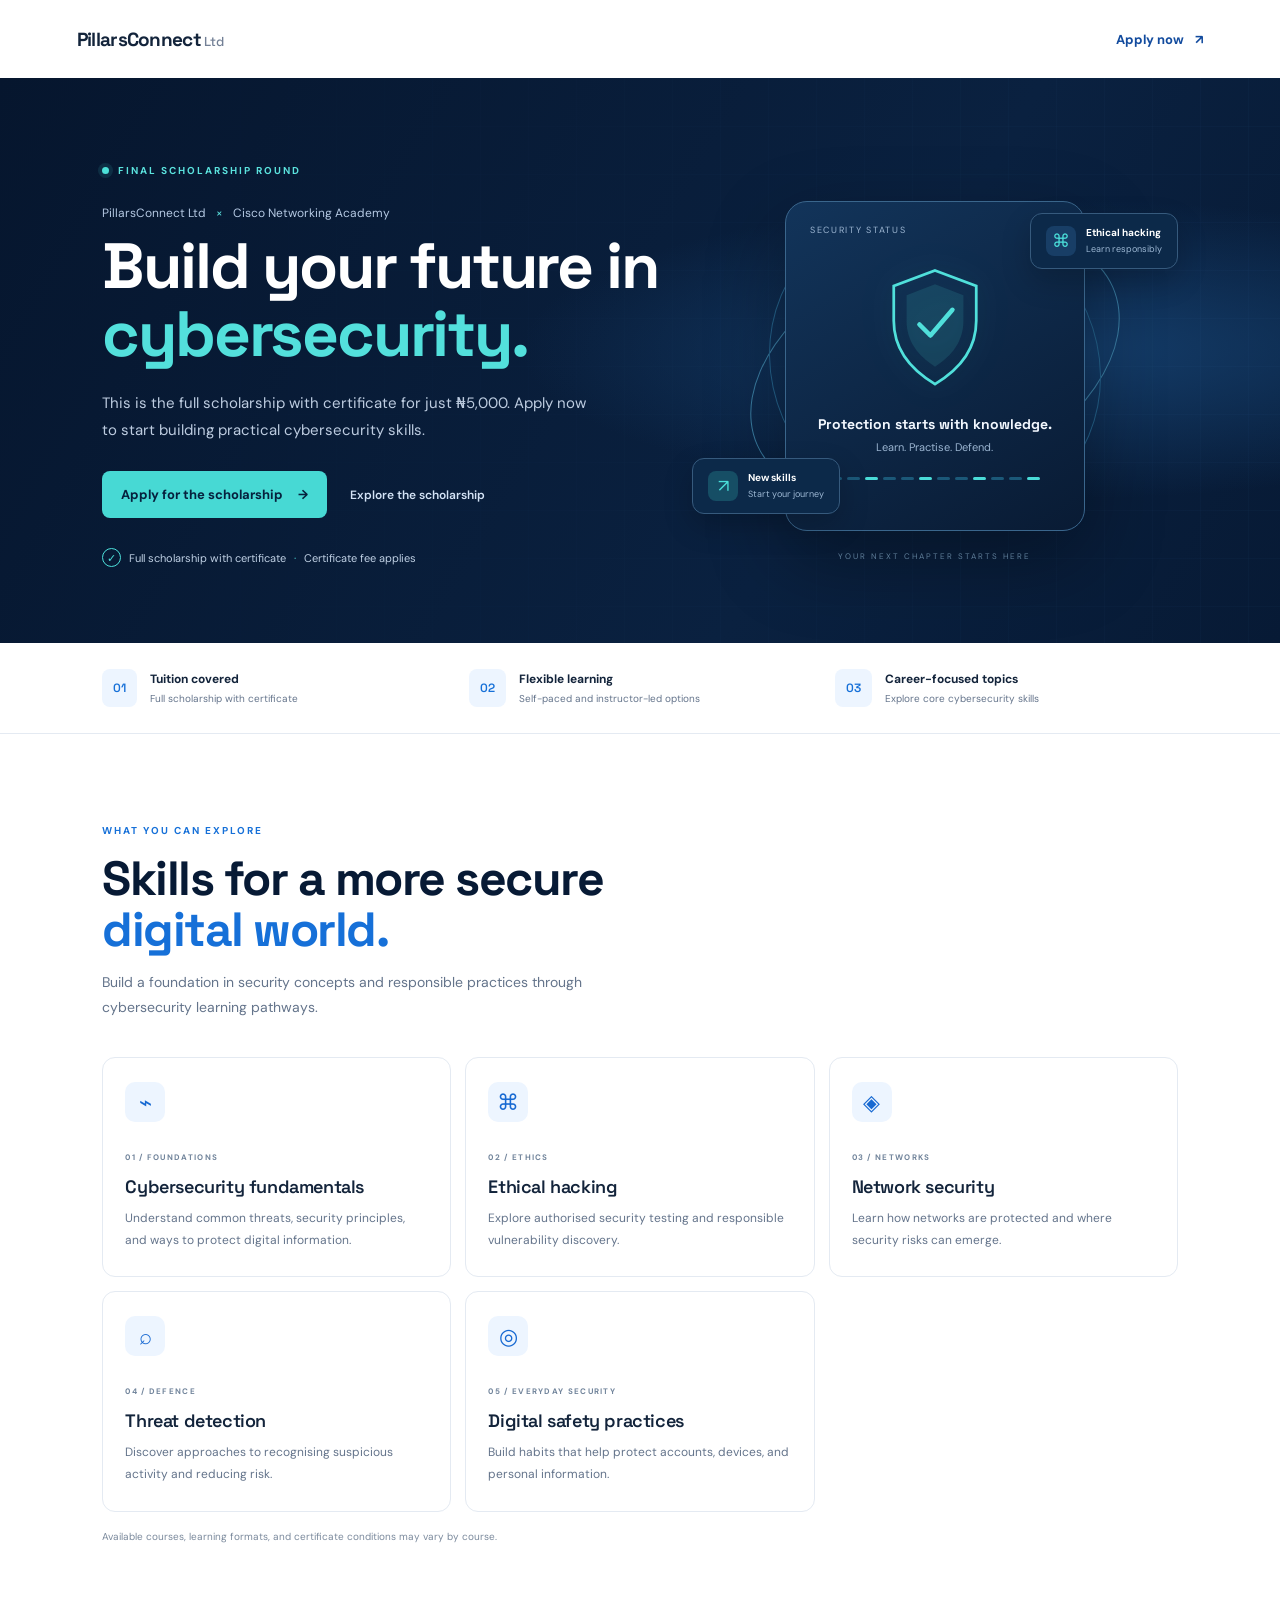
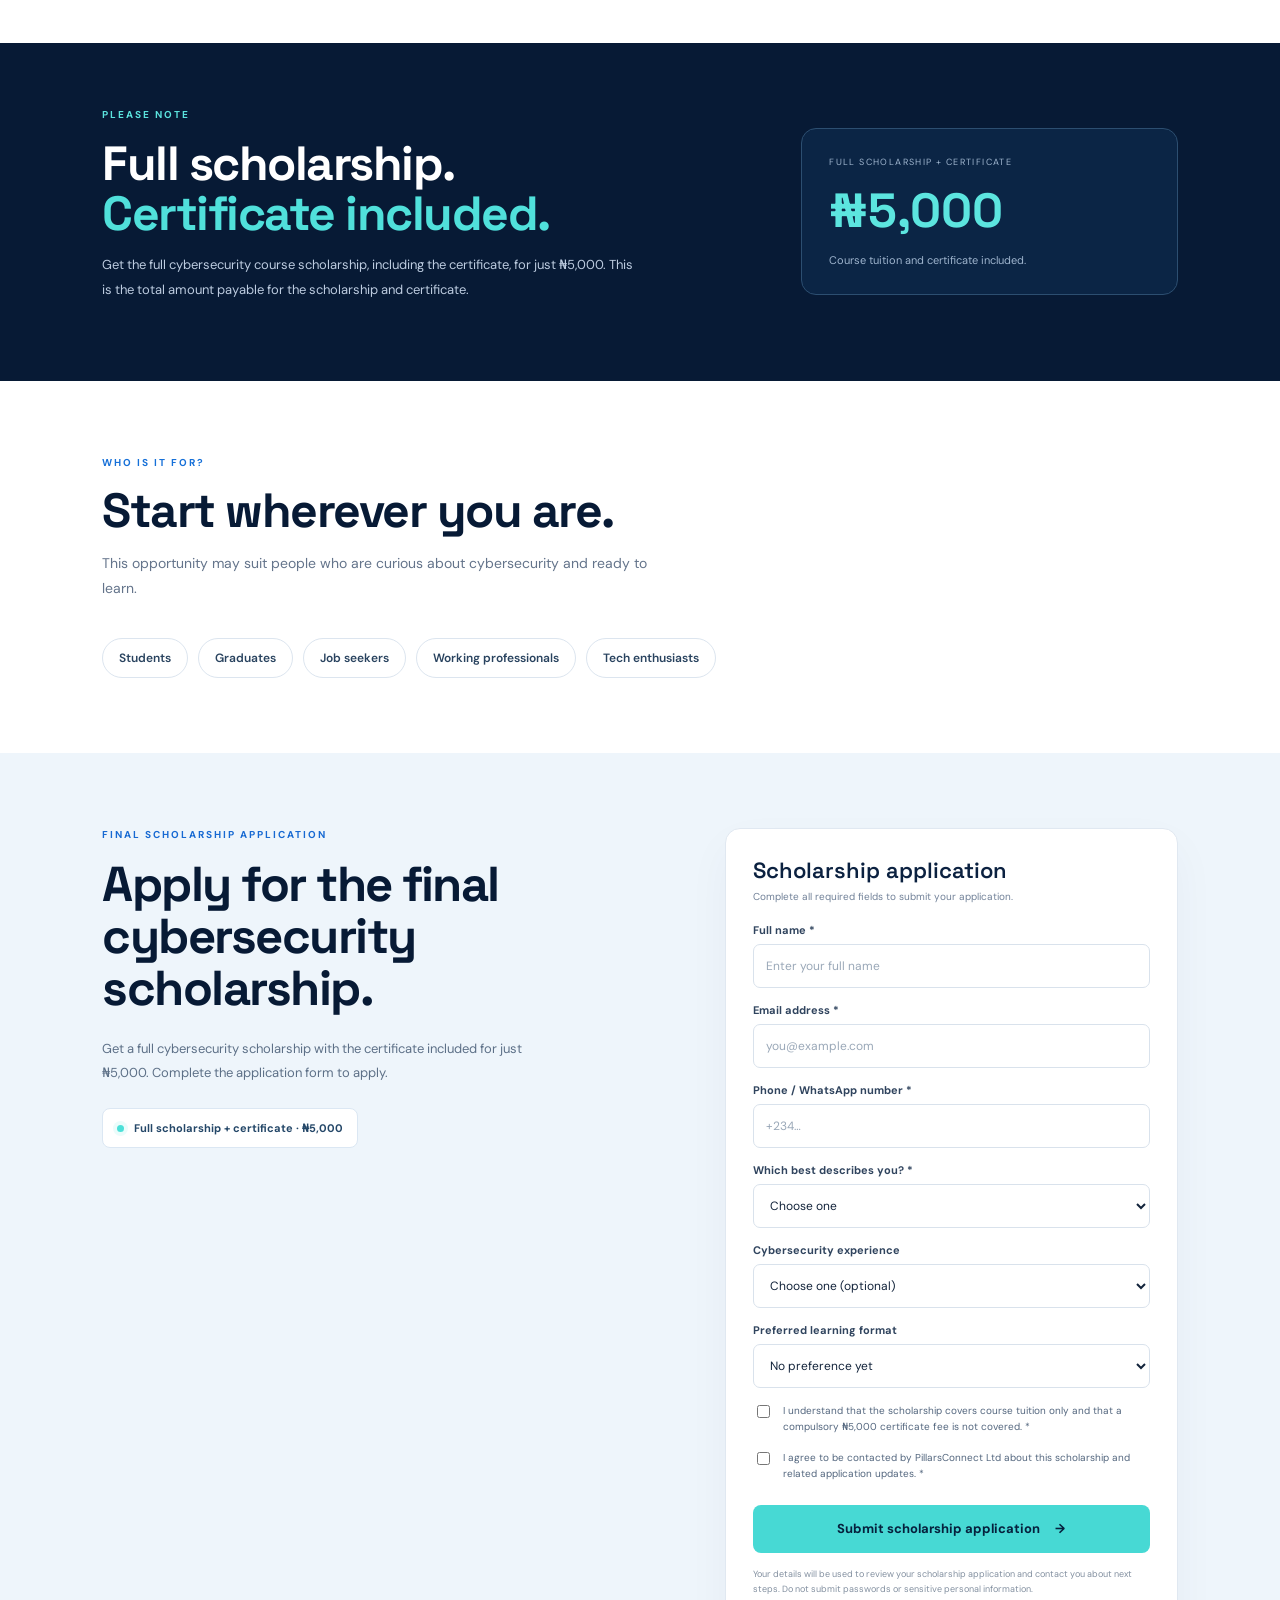
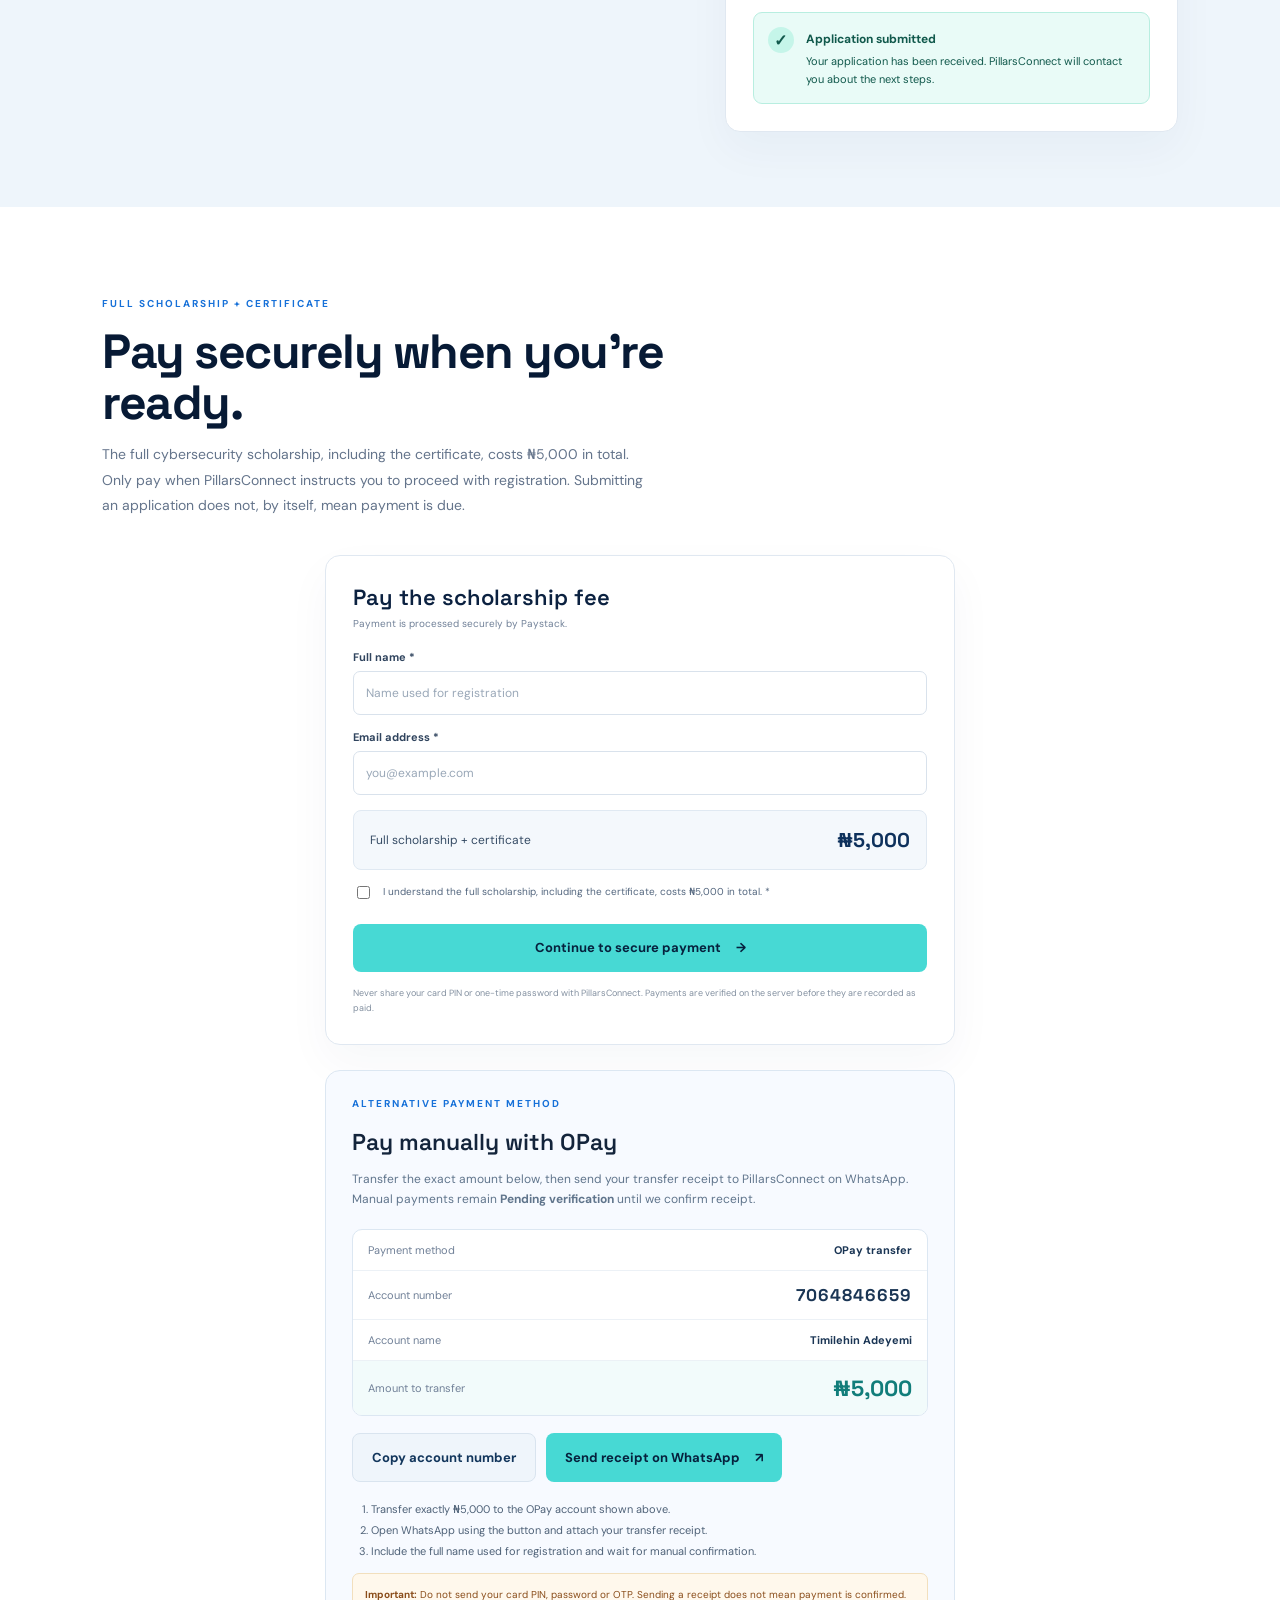
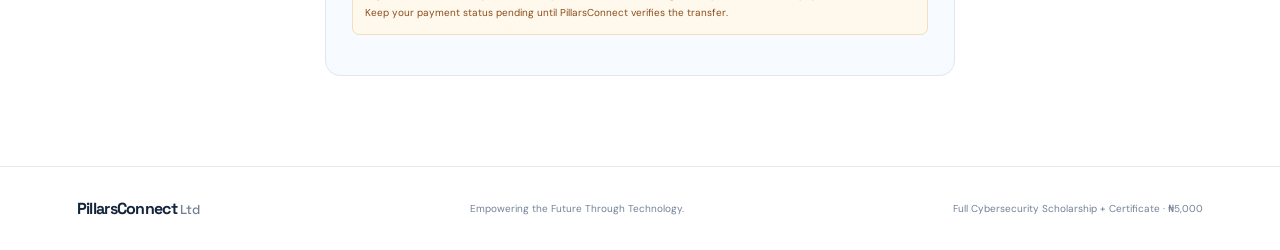
<file: index.html>
<!doctype html>
<html lang="en">
<head>
<meta charset="utf-8">
<meta name="viewport" content="width=device-width, initial-scale=1">
<meta name="theme-color" content="#071a35">
<meta name="description" content="Apply for the final PillarsConnect Ltd cybersecurity scholarship before the course returns to its regular price. A compulsory certificate fee of ₦5,000 applies.">
<title>Cybersecurity Scholarship | PillarsConnect Ltd</title>
<link rel="preconnect" href="https://fonts.googleapis.com">
<link rel="preconnect" href="https://fonts.gstatic.com" crossorigin>
<link href="https://fonts.googleapis.com/css2?family=DM+Sans:wght@400;500;600;700&family=Space+Grotesk:wght@400;500;600;700&display=swap" rel="stylesheet">
<link rel="stylesheet" href="styles.css">
</head>
<body>
<header class="site-header">
  <a class="brand" href="#home" aria-label="PillarsConnect home">
    <span class="brand-name">PillarsConnect<span> Ltd</span></span>
  </a>
  <a class="header-link" href="#apply">Apply now <span aria-hidden="true">↗</span></a>
</header>
<main>
<section class="hero" id="home">
  <div class="hero-grid" aria-hidden="true"></div>
  <div class="hero-copy">
    <div class="eyebrow"><span class="live-dot"></span> FINAL SCHOLARSHIP ROUND</div>
    <p class="partner">PillarsConnect Ltd <span>×</span> Cisco Networking Academy</p>
    <h1>Build your future in <em>cybersecurity.</em></h1>
    <p class="hero-description">This is the full scholarship with certificate for just ₦5,000. Apply now to start building practical cybersecurity skills.</p>
    <div class="hero-actions">
      <a class="button button-primary" href="#apply">Apply for the scholarship <span aria-hidden="true">→</span></a>
      <a class="text-link" href="#details">Explore the scholarship</a>
    </div>
    <div class="hero-note"><span class="shield-icon">✓</span> Full scholarship with certificate <span class="note-divider">·</span> Certificate fee applies</div>
  </div>
  <div class="hero-art" aria-label="Cybersecurity illustration">
    <div class="orbit orbit-one"></div><div class="orbit orbit-two"></div>
    <div class="security-card">
      <div class="card-top"><span>SECURITY STATUS</span><span class="status-dot"></span></div>
      <div class="shield"><svg viewBox="0 0 120 140" role="img" aria-label="Shield illustration"><path d="M60 7 105 24v38c0 31-18 53-45 69C33 115 15 93 15 62V24L60 7Z" fill="none" stroke="currentColor" stroke-width="3"/><path d="M60 22 91 34v28c0 22-12 38-31 50C41 100 29 84 29 62V34L60 22Z" fill="currentColor" opacity=".12"/><path d="m43 66 12 12 24-28" fill="none" stroke="currentColor" stroke-width="5" stroke-linecap="round" stroke-linejoin="round"/></svg></div>
      <div class="security-label"><strong>Protection starts with knowledge.</strong><span>Learn. Practise. Defend.</span></div>
      <div class="signal-row"><span></span><span></span><span></span><span></span><span></span><span></span><span></span><span></span><span></span><span></span><span></span><span></span></div>
    </div>
    <div class="floating-chip chip-top"><span class="chip-icon">⌘</span><span><b>Ethical hacking</b><small>Learn responsibly</small></span></div>
    <div class="floating-chip chip-bottom"><span class="chip-icon chip-cyan">↗</span><span><b>New skills</b><small>Start your journey</small></span></div>
    <div class="art-caption">YOUR NEXT CHAPTER STARTS HERE</div>
  </div>
</section>

<section class="trust-strip" id="details">
  <div><span class="strip-number">01</span><span><b>Tuition covered</b><small>Full scholarship with certificate</small></span></div>
  <div><span class="strip-number">02</span><span><b>Flexible learning</b><small>Self-paced and instructor-led options</small></span></div>
  <div><span class="strip-number">03</span><span><b>Career-focused topics</b><small>Explore core cybersecurity skills</small></span></div>
</section>

<section class="section learning-section">
  <div class="section-heading">
    <p class="eyebrow dark-eyebrow">WHAT YOU CAN EXPLORE</p>
    <h2>Skills for a more secure <em>digital world.</em></h2>
    <p>Build a foundation in security concepts and responsible practices through cybersecurity learning pathways.</p>
  </div>
  <div class="topic-grid">
    <article class="topic-card"><div class="topic-icon">⌁</div><span class="topic-index">01 / FOUNDATIONS</span><h3>Cybersecurity fundamentals</h3><p>Understand common threats, security principles, and ways to protect digital information.</p></article>
    <article class="topic-card"><div class="topic-icon">⌘</div><span class="topic-index">02 / ETHICS</span><h3>Ethical hacking</h3><p>Explore authorised security testing and responsible vulnerability discovery.</p></article>
    <article class="topic-card"><div class="topic-icon">◈</div><span class="topic-index">03 / NETWORKS</span><h3>Network security</h3><p>Learn how networks are protected and where security risks can emerge.</p></article>
    <article class="topic-card"><div class="topic-icon">⌕</div><span class="topic-index">04 / DEFENCE</span><h3>Threat detection</h3><p>Discover approaches to recognising suspicious activity and reducing risk.</p></article>
    <article class="topic-card"><div class="topic-icon">◎</div><span class="topic-index">05 / EVERYDAY SECURITY</span><h3>Digital safety practices</h3><p>Build habits that help protect accounts, devices, and personal information.</p></article>
  </div>
  <p class="small-note">Available courses, learning formats, and certificate conditions may vary by course.</p>
</section>

<section class="fee-section">
  <div class="fee-copy"><p class="eyebrow">PLEASE NOTE</p><h2>Full scholarship.<br><em>Certificate included.</em></h2><p>Get the full cybersecurity course scholarship, including the certificate, for just ₦5,000. This is the total amount payable for the scholarship and certificate.</p></div>
  <div class="fee-amount"><span>FULL SCHOLARSHIP + CERTIFICATE</span><strong>₦5,000</strong><small>Course tuition and certificate included.</small></div>
</section>

<section class="section eligibility-section">
  <div class="section-heading">
    <p class="eyebrow dark-eyebrow">WHO IS IT FOR?</p><h2>Start wherever you are.</h2>
    <p>This opportunity may suit people who are curious about cybersecurity and ready to learn.</p>
  </div>
  <div class="audience-list"><span>Students</span><span>Graduates</span><span>Job seekers</span><span>Working professionals</span><span>Tech enthusiasts</span></div>
</section>

<section class="apply-section" id="apply">
  <div class="apply-intro"><p class="eyebrow">FINAL SCHOLARSHIP APPLICATION</p><h2>Apply for the final<br>cybersecurity scholarship.</h2><p>Get a full cybersecurity scholarship with the certificate included for just ₦5,000. Complete the application form to apply.</p><div class="coming-badge"><span class="live-dot"></span> Full scholarship + certificate · ₦5,000</div></div>
  <form id="interest-form" class="interest-form">
    <div class="form-heading"><h3>Scholarship application</h3><p>Complete all required fields to submit your application.</p></div>
    <div class="hp-field" aria-hidden="true"><label for="companyWebsite">Leave this field empty</label><input id="companyWebsite" name="companyWebsite" tabindex="-1" autocomplete="off"></div>
    <div class="form-row"><label for="fullName">Full name *</label><input id="fullName" name="fullName" autocomplete="name" required maxlength="120" placeholder="Enter your full name"></div>
    <div class="form-row"><label for="email">Email address *</label><input id="email" name="email" type="email" autocomplete="email" required maxlength="180" placeholder="you@example.com"></div>
    <div class="form-row"><label for="phone">Phone / WhatsApp number *</label><input id="phone" name="phone" type="tel" autocomplete="tel" required maxlength="40" placeholder="+234…"></div>
    <div class="form-row"><label for="status">Which best describes you? *</label><select id="status" name="status" required><option value="">Choose one</option><option>Student</option><option>Graduate</option><option>Job seeker</option><option>Working professional</option><option>Tech enthusiast</option><option>Other</option></select></div>
    <div class="form-row"><label for="experience">Cybersecurity experience</label><select id="experience" name="experience"><option value="">Choose one (optional)</option><option>Beginner</option><option>Some basic knowledge</option><option>Already learning or working in the field</option></select></div>
    <div class="form-row"><label for="learning">Preferred learning format</label><select id="learning" name="learning"><option value="">No preference yet</option><option>Self-paced</option><option>Instructor-led</option><option>Either option</option></select></div>
    <label class="consent"><input type="checkbox" id="feeConsent" required><span>I understand that the scholarship covers course tuition only and that a compulsory ₦5,000 certificate fee is not covered. *</span></label>
    <label class="consent"><input type="checkbox" id="contactConsent" required><span>I agree to be contacted by PillarsConnect Ltd about this scholarship and related application updates. *</span></label>
    <div class="form-error" id="form-error" role="alert" hidden></div>
    <button class="button button-primary submit-button" id="submit-button" type="submit">Submit scholarship application <span aria-hidden="true">→</span></button>
    <p class="privacy-note">Your details will be used to review your scholarship application and contact you about next steps. Do not submit passwords or sensitive personal information.</p>
    <div class="success-panel" id="success-panel" role="status" hidden><span class="success-check">✓</span><div><b>Application submitted</b><p>Your application has been received. PillarsConnect will contact you about the next steps.</p></div></div>
  </form>
</section>

<section class="payment-section section" id="certificate-payment">
  <div class="section-heading">
    <p class="eyebrow dark-eyebrow">FULL SCHOLARSHIP + CERTIFICATE</p>
    <h2>Pay securely when you're ready.</h2>
    <p>The full cybersecurity scholarship, including the certificate, costs ₦5,000 in total. Only pay when PillarsConnect instructs you to proceed with registration. Submitting an application does not, by itself, mean payment is due.</p>
  </div>
  <form id="payment-form" class="interest-form payment-form">
    <div class="form-heading"><h3>Pay the scholarship fee</h3><p>Payment is processed securely by Paystack.</p></div>
    <div class="form-row"><label for="payerName">Full name *</label><input id="payerName" name="payerName" required maxlength="120" autocomplete="name" placeholder="Name used for registration"></div>
    <div class="form-row"><label for="payerEmail">Email address *</label><input id="payerEmail" name="payerEmail" type="email" required maxlength="180" autocomplete="email" placeholder="you@example.com"></div>
    <div class="payment-total"><span>Full scholarship + certificate</span><strong>₦5,000</strong></div>
    <label class="consent"><input type="checkbox" id="paymentConsent" required><span>I understand the full scholarship, including the certificate, costs ₦5,000 in total. *</span></label>
    <div class="form-error" id="payment-error" role="alert" hidden></div>
    <button class="button button-primary submit-button" id="payment-button" type="submit">Continue to secure payment <span aria-hidden="true">→</span></button>
    <p class="privacy-note">Never share your card PIN or one-time password with PillarsConnect. Payments are verified on the server before they are recorded as paid.</p>
  </form>
  <div class="manual-payment-card" id="opay-manual-payment">
    <div class="manual-payment-heading"><p class="eyebrow dark-eyebrow">ALTERNATIVE PAYMENT METHOD</p><h3>Pay manually with OPay</h3><p>Transfer the exact amount below, then send your transfer receipt to PillarsConnect on WhatsApp. Manual payments remain <strong>Pending verification</strong> until we confirm receipt.</p></div>
    <div class="opay-details">
      <div><span>Payment method</span><strong>OPay transfer</strong></div>
      <div><span>Account number</span><strong class="account-number">7064846659</strong></div>
      <div><span>Account name</span><strong>Timilehin Adeyemi</strong></div>
      <div class="opay-amount"><span>Amount to transfer</span><strong>₦5,000</strong></div>
    </div>
    <div class="manual-payment-actions">
      <button class="button button-secondary" id="copy-opay-account" type="button">Copy account number</button>
      <a class="button button-primary" id="send-opay-receipt" href="https://wa.me/2347064846659?text=Hello%20PillarsConnect%2C%20I%20have%20made%20the%20%E2%82%A65%2C000%20OPay%20transfer%20for%20the%20cybersecurity%20scholarship%20certificate%2Fregistration%20fee.%20Please%20find%20my%20receipt%20attached.%20My%20full%20name%20is%3A%20" target="_blank" rel="noopener noreferrer">Send receipt on WhatsApp <span aria-hidden="true">↗</span></a>
    </div>
    <ol class="manual-payment-steps"><li>Transfer exactly ₦5,000 to the OPay account shown above.</li><li>Open WhatsApp using the button and attach your transfer receipt.</li><li>Include the full name used for registration and wait for manual confirmation.</li></ol>
    <p class="manual-payment-warning"><strong>Important:</strong> Do not send your card PIN, password or OTP. Sending a receipt does not mean payment is confirmed. Keep your payment status pending until PillarsConnect verifies the transfer.</p>
    <p class="privacy-note" id="copy-opay-status" role="status" aria-live="polite"></p>
  </div>
</section>
</main>
<footer class="site-footer"><a class="brand footer-brand" href="#home"><span class="brand-name">PillarsConnect<span> Ltd</span></span></a><p>Empowering the Future Through Technology.</p><span class="footer-right">Full Cybersecurity Scholarship + Certificate · ₦5,000</span></footer>
<script src="script.js"></script>
<script src="payment.js"></script>
</body>
</html>
</file>
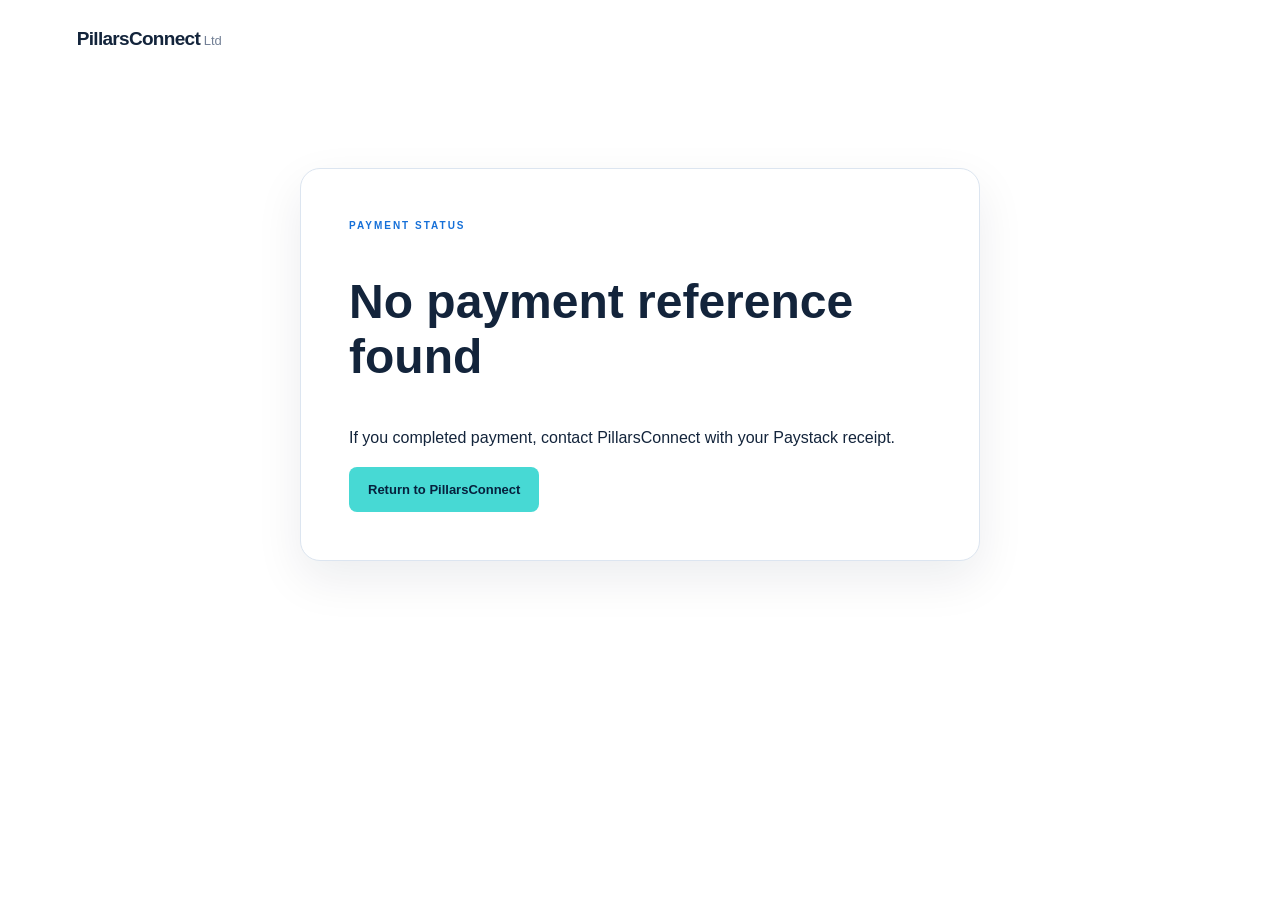
<file: payment.html>
<!doctype html>
<html lang="en">
<head>
<meta charset="utf-8">
<meta name="viewport" content="width=device-width, initial-scale=1">
<meta name="theme-color" content="#071a35">
<title>Payment status | PillarsConnect</title>
<link rel="stylesheet" href="styles.css">
<style>
.payment-result{max-width:680px;margin:10vh auto;padding:clamp(24px,5vw,48px);background:#fff;border:1px solid #dce5f0;border-radius:20px;box-shadow:0 18px 48px rgba(7,26,53,.08)}
.payment-result h1{font-size:clamp(2rem,5vw,3rem)}.payment-result p{line-height:1.7}.ref{overflow-wrap:anywhere;font-weight:700}.status-mark{font-size:2rem;color:#13795b}
</style>
</head>
<body>
<header class="site-header"><a class="brand" href="/" aria-label="PillarsConnect home"><span class="brand-name">PillarsConnect<span> Ltd</span></span></a></header>
<main>
<section class="payment-result" aria-live="polite">
  <p class="eyebrow dark-eyebrow">PAYMENT STATUS</p>
  <h1 id="title">Checking your payment…</h1>
  <p id="message">Please keep this page open while we verify the transaction with Paystack.</p>
  <p id="reference" class="ref"></p>
  <a class="button button-primary" href="/">Return to PillarsConnect</a>
</section>
</main>
<script>
(async function(){
  const title=document.getElementById('title');
  const message=document.getElementById('message');
  const refNode=document.getElementById('reference');
  const reference=new URLSearchParams(location.search).get('reference');
  if(!reference){
    title.textContent='No payment reference found';
    message.textContent='If you completed payment, contact PillarsConnect with your Paystack receipt.';
    return;
  }
  refNode.textContent='Reference: '+reference;
  try {
    const response=await fetch('/api/paystack/verify?reference='+encodeURIComponent(reference),{cache:'no-store'});
    const result=await response.json();
    if(result.status==='success'){
      title.textContent='Payment verified';
      message.textContent=result.message+' Keep your payment reference for your records.';
    } else if(result.status==='verified_recording_pending'){
      title.textContent='Payment verified; record pending';
      message.textContent=result.message;
    } else {
      title.textContent='Payment not confirmed';
      message.textContent=result.message||'The payment could not be confirmed. If you were charged, contact PillarsConnect with your reference.';
    }
  } catch(error) {
    title.textContent='Unable to check payment';
    message.textContent='Please refresh this page in a moment. If you were charged, keep your reference and contact PillarsConnect.';
  }
})();
</script>
</body>
</html>
</file>
<file: styles.css>
:root{--navy:#071a35;--navy2:#0b2548;--blue:#1769e0;--cyan:#48e0dc;--ink:#13243b;--muted:#64748b;--paper:#f7f9fc;--line:#e4eaf2;--white:#fff}
*{box-sizing:border-box}html{scroll-behavior:smooth;scroll-padding-top:24px}body{margin:0;font-family:"DM Sans",Arial,sans-serif;color:var(--ink);background:#fff}a{color:inherit;text-decoration:none}button,input,select{font:inherit}.site-header{height:78px;display:flex;align-items:center;justify-content:space-between;padding:0 clamp(22px,6vw,88px);background:#fff}.brand{display:inline-flex;align-items:center;gap:11px}.brand-name{font-family:"Space Grotesk",sans-serif;font-size:19px;font-weight:700;letter-spacing:-.7px}.brand-name span{font-weight:500;color:#738096;font-size:13px;letter-spacing:0}.header-link{font-size:13px;font-weight:700;color:#124b9e}.header-link span{margin-left:8px}
.hero{position:relative;overflow:hidden;min-height:565px;padding:75px clamp(22px,8vw,120px) 65px;background:radial-gradient(ellipse at 83% 48%,#143d6a 0,transparent 36%),linear-gradient(120deg,#06162e,#0a2140 65%,#071a35);display:grid;grid-template-columns:1.08fr .92fr;align-items:center;gap:20px;color:white}.hero-grid{position:absolute;inset:0;opacity:.15;background-image:linear-gradient(rgba(100,180,255,.18) 1px,transparent 1px),linear-gradient(90deg,rgba(100,180,255,.18) 1px,transparent 1px);background-size:48px 48px;mask-image:linear-gradient(90deg,transparent,black)}.hero-copy,.hero-art{position:relative;z-index:1}.eyebrow{font-size:10px;letter-spacing:2px;font-weight:700;color:#5be3de;display:flex;align-items:center;gap:9px}.live-dot{width:7px;height:7px;border-radius:50%;background:#4ce0d8;display:inline-block;box-shadow:0 0 0 4px #4ce0d81c}.partner{font-size:12px;color:#b4c8e2;margin:28px 0 12px}.partner span{color:#5be3de;margin:0 7px}.hero h1,.section-heading h2,.fee-copy h2,.apply-intro h2{font-family:"Space Grotesk",sans-serif;letter-spacing:-2.2px;line-height:1.06;font-size:clamp(40px,5vw,66px);margin:0;max-width:640px}.hero h1 em,.section-heading h2 em,.fee-copy h2 em{font-style:normal;color:#53e0dc}.hero-description{font-size:15px;line-height:1.8;color:#bdcce0;max-width:500px;margin:22px 0 27px}.hero-actions{display:flex;align-items:center;gap:23px;flex-wrap:wrap}.button{display:inline-flex;align-items:center;justify-content:center;gap:15px;border:0;border-radius:8px;padding:15px 19px;font:700 13px "DM Sans",sans-serif;cursor:pointer;transition:transform .2s,background .2s}.button:hover{transform:translateY(-2px)}.button-primary{background:#47d9d4;color:#06213d}.button-primary:hover{background:#73efea}.button-secondary{background:#eff5fb;color:#12365c;border:1px solid #d9e4ef}.text-link{font-size:12px;font-weight:600;color:#d4e3f6}.hero-note{margin-top:30px;font-size:11px;color:#c0d1e5;display:flex;align-items:center;gap:8px;flex-wrap:wrap}.shield-icon{display:inline-grid;place-items:center;width:19px;height:19px;border:1px solid #4de1db;border-radius:50%;color:#4de1db}.note-divider{color:#51deda}
.hero-art{min-height:390px;display:grid;place-items:center}.security-card{position:relative;width:min(300px,78%);min-height:330px;border:1px solid #3a668c;border-radius:22px;background:linear-gradient(150deg,#12345a,#091b34);box-shadow:0 28px 80px #0005;padding:22px 24px;z-index:2}.card-top{display:flex;justify-content:space-between;align-items:center;font-size:9px;letter-spacing:1.7px;color:#9cb5d1}.status-dot{width:7px;height:7px;border-radius:50%;background:#48e0dc;box-shadow:0 0 15px #48e0dc}.shield{color:#50e0db;width:110px;margin:28px auto 18px;filter:drop-shadow(0 0 16px #48e0dc35)}.shield svg{width:100%}.security-label{text-align:center;display:grid;gap:7px}.security-label strong{font-family:"Space Grotesk",sans-serif;font-size:14px;color:#f3f8ff}.security-label span{font-size:11px;color:#9bb5d1}.signal-row{display:flex;gap:5px;margin-top:23px;justify-content:center}.signal-row span{height:3px;width:13px;background:#1b5878;border-radius:4px}.signal-row span:nth-child(3n){background:#4adbd7}.orbit{position:absolute;border:1px solid #3a7ca1;border-radius:50%;transform:rotate(-24deg)}.orbit-one{width:390px;height:240px}.orbit-two{width:340px;height:315px;transform:rotate(35deg);border-color:#24618a}.floating-chip{position:absolute;z-index:3;display:flex;align-items:center;gap:10px;padding:12px 15px;border:1px solid #365a7d;border-radius:12px;background:#0c2949;box-shadow:0 12px 30px #0003}.floating-chip b,.floating-chip small{display:block}.floating-chip b{font-size:10px;color:#fff}.floating-chip small{font-size:9px;color:#9db8d4;margin-top:4px}.chip-icon{display:grid;place-items:center;width:30px;height:30px;border-radius:8px;background:#183e66;color:#4be0db;font-size:18px}.chip-cyan{background:#164e65}.chip-top{top:42px;right:0}.chip-bottom{bottom:47px;left:0}.art-caption{position:absolute;bottom:0;font-size:8px;letter-spacing:2px;color:#7398b8}
.trust-strip{display:grid;grid-template-columns:repeat(3,1fr);gap:24px;padding:26px clamp(22px,8vw,120px);border-bottom:1px solid var(--line);background:#fff}.trust-strip>div{display:flex;align-items:center;gap:13px}.strip-number{font:600 12px "Space Grotesk";color:#1670d8;background:#edf5ff;border-radius:8px;padding:11px}.trust-strip b,.trust-strip small{display:block}.trust-strip b{font-size:12px}.trust-strip small{font-size:10px;color:var(--muted);margin-top:5px}.section{padding:90px clamp(22px,8vw,120px)}.section-heading{max-width:650px;margin-bottom:37px}.dark-eyebrow{color:#1670d8;margin:0 0 17px}.section-heading h2,.fee-copy h2,.apply-intro h2{font-size:clamp(34px,4vw,48px);color:var(--navy);letter-spacing:-1.5px}.section-heading h2 em{color:#1670d8}.section-heading>p:last-child{font-size:14px;line-height:1.8;color:var(--muted);max-width:550px}.topic-grid{display:grid;grid-template-columns:repeat(3,1fr);gap:14px}.topic-card{padding:24px 22px 25px;border:1px solid var(--line);border-radius:13px;background:#fff;transition:transform .2s,border-color .2s}.topic-card:hover{transform:translateY(-3px);border-color:#a9c9f4}.topic-icon{display:grid;place-items:center;width:40px;height:40px;border-radius:10px;background:#edf5ff;color:#1769d2;font-size:22px;margin-bottom:22px}.topic-index{font-size:8px;letter-spacing:1.3px;color:#71849b;font-weight:700}.topic-card h3{font:600 18px "Space Grotesk";letter-spacing:-.4px;margin:10px 0}.topic-card p{font-size:12px;line-height:1.8;color:var(--muted);margin:0}.small-note{font-size:10px;color:#7a899c;margin-top:18px}
.fee-section{display:grid;grid-template-columns:1.4fr .8fr;align-items:center;gap:40px;padding:65px clamp(22px,8vw,120px);background:#071a35;color:#fff}.fee-copy .eyebrow{margin:0 0 18px}.fee-copy h2{color:#fff}.fee-copy h2 em{color:#50e0db}.fee-copy>p:last-child{max-width:540px;font-size:13px;line-height:1.9;color:#bdcce0}.fee-amount{border:1px solid #2c4e70;border-radius:15px;background:#0b2545;padding:27px}.fee-amount span,.fee-amount small{display:block;font-size:9px;letter-spacing:1.4px;color:#9fb5ce}.fee-amount strong{display:block;font:700 clamp(34px,4vw,48px) "Space Grotesk";color:#5ce5df;margin:12px 0}.fee-amount small{font-size:11px;letter-spacing:0}.eligibility-section{padding-top:75px;padding-bottom:75px}.audience-list{display:flex;flex-wrap:wrap;gap:10px}.audience-list span{border:1px solid #dce5ef;border-radius:30px;padding:11px 16px;font-size:12px;font-weight:600;color:#29435f;background:#fff}
.apply-section{padding:75px clamp(22px,8vw,120px);display:grid;grid-template-columns:1fr .85fr;gap:clamp(30px,7vw,90px);background:#eef5fb}.apply-intro .eyebrow{color:#1769d2;margin:0 0 18px}.apply-intro h2{font-size:clamp(34px,4vw,49px)}.apply-intro>p:not(.eyebrow){font-size:13px;line-height:1.9;color:#5d7087;max-width:450px;margin:22px 0}.coming-badge{display:inline-flex;align-items:center;gap:10px;padding:12px 14px;background:#fff;border:1px solid #dbe7f3;border-radius:8px;color:#244768;font-size:11px;font-weight:700}.interest-form{padding:27px;background:#fff;border:1px solid #e0e8f1;border-radius:15px;box-shadow:0 18px 45px #15375b0a}.form-heading{margin-bottom:20px}.form-heading h3{font:600 22px "Space Grotesk";margin:0 0 6px;color:#0b2140}.form-heading p{font-size:10px;color:#718198;margin:0}.form-row{display:grid;gap:7px;margin-bottom:15px}.form-row label{font-size:11px;font-weight:700;color:#30445e}.form-row input,.form-row select{width:100%;min-height:44px;padding:11px 12px;border:1px solid #d9e2ec;border-radius:7px;background:#fff;color:#13243b;font:12px "DM Sans",sans-serif;outline:none}.form-row input:focus,.form-row select:focus{border-color:#2678dc;box-shadow:0 0 0 3px #2678dc1a}.form-row input::placeholder{color:#9aa8b8}.consent{display:flex;align-items:flex-start;gap:10px;font-size:10px;line-height:1.65;color:#53667e;margin:14px 0}.consent input{accent-color:#1769d2;margin-top:2px;flex-shrink:0}.submit-button{width:100%;margin-top:8px;min-height:48px}.privacy-note{font-size:9px;line-height:1.7;color:#8390a0;margin:14px 0 0}.form-error{background:#fff0f0;color:#a32424;border:1px solid #f1cccc;padding:11px;border-radius:7px;font-size:11px;margin:10px 0}.success-panel{display:flex;gap:12px;background:#e9fbf7;border:1px solid #b8eee0;border-radius:9px;padding:14px;margin-top:15px;color:#11594c}.success-check{display:grid;place-items:center;width:26px;height:26px;flex-shrink:0;border-radius:50%;background:#c5f5e9;font-weight:700}.success-panel b{font-size:12px}.success-panel p{font-size:11px;line-height:1.6;margin:5px 0 0}
.payment-section{background:#fff}.payment-form{max-width:630px;margin:0 auto 24px}.payment-total{display:flex;align-items:center;justify-content:space-between;background:#f4f8fc;border:1px solid #e0e9f2;border-radius:8px;padding:16px;font-size:12px;color:#354b64}.payment-total strong{font:700 20px "Space Grotesk";color:#0e315c}.manual-payment-card{max-width:630px;margin:25px auto 0;border:1px solid #dce7f2;border-radius:15px;background:#f7faff;padding:26px}.manual-payment-heading h3{font:600 23px "Space Grotesk";margin:0 0 8px}.manual-payment-heading>p:last-child{font-size:12px;line-height:1.7;color:#60758c}.opay-details{border:1px solid #dce7f2;border-radius:10px;background:#fff;margin-top:20px;overflow:hidden}.opay-details>div{display:flex;justify-content:space-between;align-items:center;gap:15px;padding:13px 15px;border-bottom:1px solid #ecf1f6;font-size:11px}.opay-details>div:last-child{border-bottom:0}.opay-details span{color:#718198}.opay-details strong{color:#1a3554}.account-number{font:700 17px "Space Grotesk";letter-spacing:1px}.opay-amount{background:#f2fbfb}.opay-amount strong{color:#117d7a;font:700 22px "Space Grotesk"}.manual-payment-actions{display:flex;gap:10px;flex-wrap:wrap;margin:17px 0}.manual-payment-steps{padding-left:19px;color:#4f6278;font-size:11px;line-height:1.9}.manual-payment-warning{font-size:10px;line-height:1.8;color:#8a4d1a;background:#fff8ec;border:1px solid #f2dfbd;border-radius:7px;padding:12px}.site-footer{display:flex;align-items:center;justify-content:space-between;gap:20px;padding:25px clamp(22px,6vw,88px);background:#fff;border-top:1px solid var(--line)}.footer-brand .brand-name{font-size:16px}.site-footer>p,.footer-right{font-size:10px;color:#738197}.footer-right{text-align:right}
.hp-field{position:absolute!important;left:-10000px!important;top:auto!important;width:1px!important;height:1px!important;overflow:hidden!important}button:disabled{opacity:.65;cursor:wait;transform:none!important}:focus-visible{outline:3px solid #2d8cff;outline-offset:3px}
@media(max-width:850px){.hero{grid-template-columns:1fr;padding-top:60px}.hero-copy{max-width:650px}.hero-art{min-height:370px;margin-top:12px}.hero h1{max-width:620px}.trust-strip{gap:14px}.topic-grid{grid-template-columns:repeat(2,1fr)}.fee-section{grid-template-columns:1fr .75fr}.apply-section{grid-template-columns:1fr;gap:30px}.apply-intro h2 br{display:none}}
@media(max-width:560px){.site-header{height:67px}.brand-name{font-size:16px}.header-link{font-size:11px}.hero{padding:48px 22px 42px}.hero h1{font-size:43px;letter-spacing:-1.7px}.hero-description{font-size:13px}.hero-art{min-height:340px}.security-card{width:245px;min-height:300px;padding:18px}.shield{width:95px;margin:20px auto 14px}.orbit-one{width:300px;height:200px}.orbit-two{width:280px;height:270px}.chip-top{right:-3px;top:26px}.chip-bottom{left:-3px;bottom:39px}.floating-chip{padding:9px 10px}.trust-strip{grid-template-columns:1fr;padding:22px}.trust-strip>div{gap:11px}.section{padding:65px 22px}.topic-grid{grid-template-columns:1fr}.topic-card{padding:20px}.fee-section{grid-template-columns:1fr;padding:50px 22px;gap:22px}.fee-amount{padding:22px}.eligibility-section{padding-top:60px;padding-bottom:60px}.apply-section{padding:55px 18px}.interest-form{padding:20px 17px}.site-footer{align-items:flex-start;flex-direction:column;gap:10px}.footer-right{text-align:left}.hero-note{font-size:10px}.manual-payment-card{padding:18px}.opay-details>div{align-items:flex-start}.opay-details strong{text-align:right}.manual-payment-actions .button{width:100%}}
</file>
